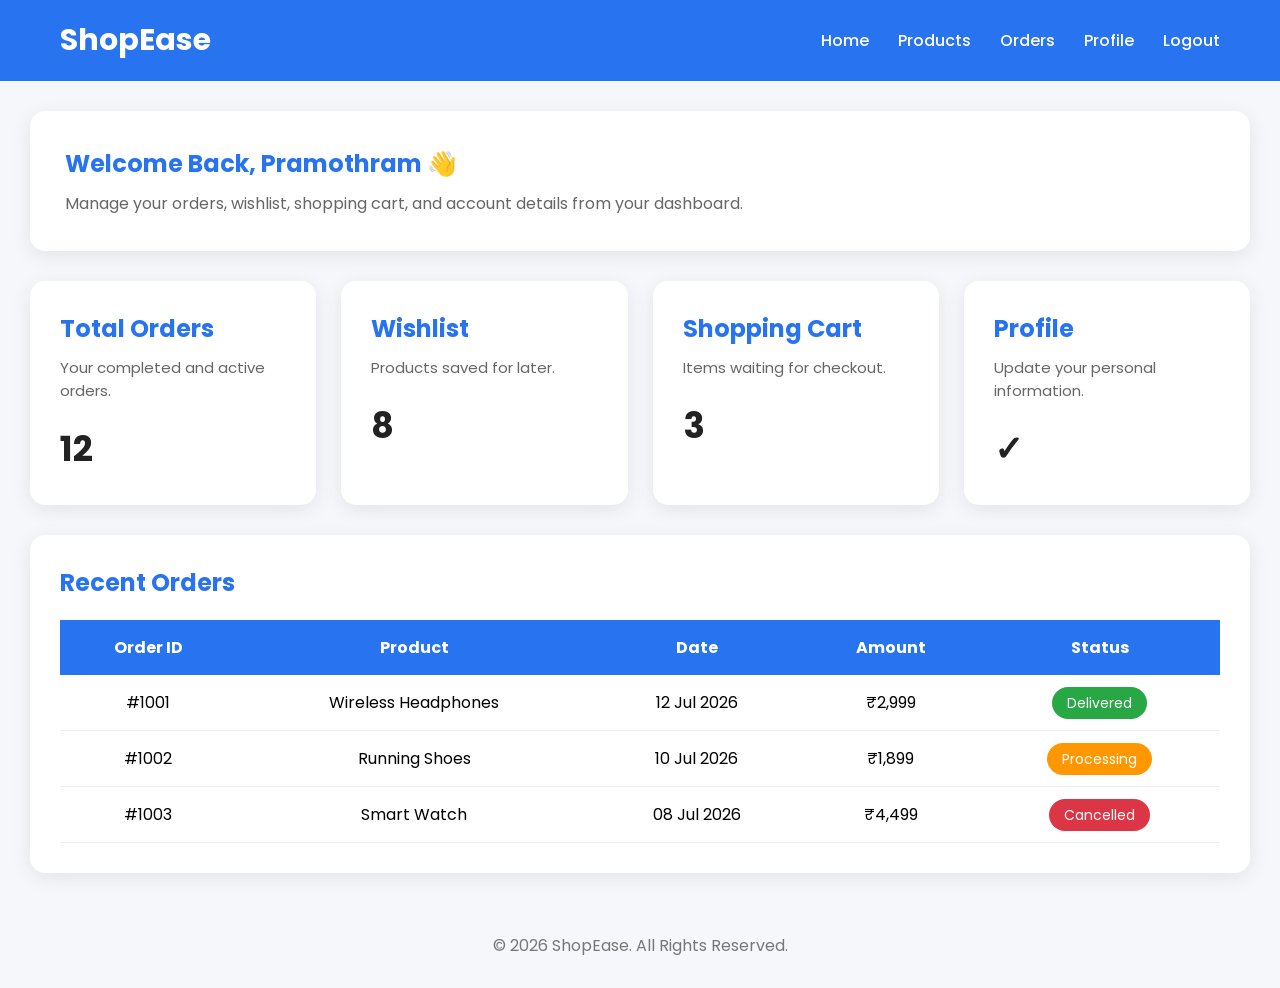
<file: templates/dashboard.html>
<!DOCTYPE html>
<html lang="en">
<head>
<meta charset="UTF-8">
<meta name="viewport" content="width=device-width, initial-scale=1.0">
<title>ShopEase | Dashboard</title>

<link href="https://fonts.googleapis.com/css2?family=Poppins:wght@300;400;500;600;700&display=swap" rel="stylesheet">

<style>
*{
    margin:0;
    padding:0;
    box-sizing:border-box;
    font-family:'Poppins',sans-serif;
}

body{
    background:#f5f7fb;
}

/* Header */

header{
    background:#2874f0;
    color:white;
    padding:18px 60px;
    display:flex;
    justify-content:space-between;
    align-items:center;
    position:sticky;
    top:0;
}

.logo{
    font-size:30px;
    font-weight:700;
}

nav a{
    color:white;
    text-decoration:none;
    margin-left:25px;
    font-weight:500;
}

nav a:hover{
    text-decoration:underline;
}

/* Hero */

.hero{
    background:white;
    margin:30px;
    padding:35px;
    border-radius:15px;
    box-shadow:0 5px 20px rgba(0,0,0,.08);
}

.hero h1{
    color:#2874f0;
    margin-bottom:10px;
}

.hero p{
    color:#666;
}

/* Cards */

.cards{
    display:grid;
    grid-template-columns:repeat(auto-fit,minmax(220px,1fr));
    gap:25px;
    margin:30px;
}

.card{
    background:white;
    padding:30px;
    border-radius:15px;
    box-shadow:0 5px 20px rgba(0,0,0,.08);
    transition:.3s;
}

.card:hover{
    transform:translateY(-6px);
}

.card h2{
    color:#2874f0;
    margin-bottom:10px;
}

.card p{
    color:#666;
    font-size:15px;
}

.number{
    font-size:35px;
    font-weight:bold;
    margin-top:20px;
    color:#222;
}

/* Orders */

.orders{
    margin:30px;
    background:white;
    padding:30px;
    border-radius:15px;
    box-shadow:0 5px 20px rgba(0,0,0,.08);
}

.orders h2{
    color:#2874f0;
    margin-bottom:20px;
}

table{
    width:100%;
    border-collapse:collapse;
}

table th{
    background:#2874f0;
    color:white;
    padding:15px;
}

table td{
    padding:15px;
    text-align:center;
    border-bottom:1px solid #eee;
}

.status{
    padding:6px 15px;
    border-radius:20px;
    color:white;
    font-size:14px;
}

.delivered{
    background:#28a745;
}

.processing{
    background:#ff9800;
}

.cancelled{
    background:#dc3545;
}

footer{
    text-align:center;
    padding:30px;
    color:#777;
}

@media(max-width:768px){

header{
    flex-direction:column;
}

nav{
    margin-top:15px;
}

nav a{
    display:inline-block;
    margin:10px;
}

table{
    display:block;
    overflow-x:auto;
}

}
</style>

</head>

<body>

<header>

<div class="logo">ShopEase</div>

<nav>
<a href="">Home</a>
<a href="#">Products</a>
<a href="#">Orders</a>
<a href="#">Profile</a>
<a href="#">Logout</a>
</nav>

</header>

<section class="hero">

<h1>Welcome Back, Pramothram 👋</h1>

<p>
Manage your orders, wishlist, shopping cart, and account details from your dashboard.
</p>

</section>

<section class="cards">

<div class="card">
<h2>Total Orders</h2>
<p>Your completed and active orders.</p>
<div class="number">12</div>
</div>

<div class="card">
<h2>Wishlist</h2>
<p>Products saved for later.</p>
<div class="number">8</div>
</div>

<div class="card">
<h2>Shopping Cart</h2>
<p>Items waiting for checkout.</p>
<div class="number">3</div>
</div>

<div class="card">
<h2>Profile</h2>
<p>Update your personal information.</p>
<div class="number">✓</div>
</div>

</section>

<section class="orders">

<h2>Recent Orders</h2>

<table>

<tr>
<th>Order ID</th>
<th>Product</th>
<th>Date</th>
<th>Amount</th>
<th>Status</th>
</tr>

<tr>
<td>#1001</td>
<td>Wireless Headphones</td>
<td>12 Jul 2026</td>
<td>₹2,999</td>
<td><span class="status delivered">Delivered</span></td>
</tr>

<tr>
<td>#1002</td>
<td>Running Shoes</td>
<td>10 Jul 2026</td>
<td>₹1,899</td>
<td><span class="status processing">Processing</span></td>
</tr>

<tr>
<td>#1003</td>
<td>Smart Watch</td>
<td>08 Jul 2026</td>
<td>₹4,499</td>
<td><span class="status cancelled">Cancelled</span></td>
</tr>

</table>

</section>

<footer>

© 2026 ShopEase. All Rights Reserved.

</footer>

</body>
</html>
</file>
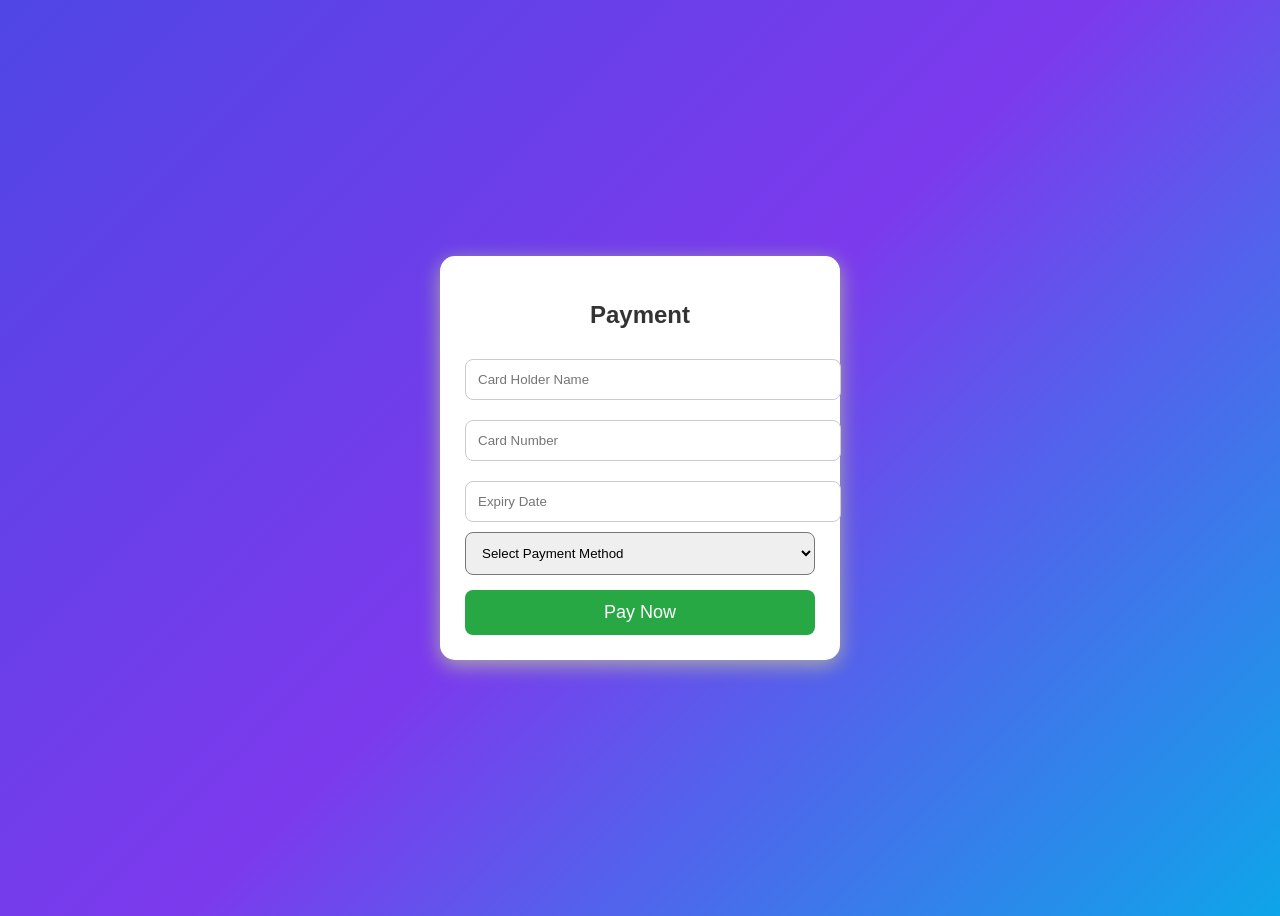
<file: templates/payment.html>
<!DOCTYPE html>
<html>
<head>
<title>Payment Page</title>

<style>
body {
    font-family: Arial, sans-serif;
    background: linear-gradient(135deg,#4f46e5,#7c3aed,#0ea5e9);
    display: flex;
    justify-content: center;
    align-items: center;
    height: 100vh;
}

.payment-box {
    background: white;
    width: 350px;
    padding: 25px;
    border-radius: 15px;
    box-shadow: 0 5px 20px #aaa;
}

h2 {
    text-align: center;
    color: #333;
}

input {
    width: 100%;
    padding: 12px;
    margin: 10px 0;
    border-radius: 8px;
    border: 1px solid #ccc;
}

select {
    width: 100%;
    padding: 12px;
    border-radius: 8px;
}

.pay-btn {
    width: 100%;
    padding: 12px;
    margin-top: 15px;
    background: #28a745;
    color: white;
    border: none;
    border-radius: 8px;
    font-size: 18px;
    cursor: pointer;
}

.pay-btn:hover {
    background: #218838;
}
</style>

</head>

<body>

<div class="payment-box">

<h2>Payment</h2>

<input type="text" placeholder="Card Holder Name">

<input type="number" placeholder="Card Number">

<input type="text" placeholder="Expiry Date">


<select>
    <option>Select Payment Method</option>
    <option>Credit Card</option>
    <option>Debit Card</option>
    <option>UPI</option>
    <option>Net Banking</option>
</select>

<button class="pay-btn" onclick="paymentSuccess()">
Pay Now
</button>

</div>


<script>
function paymentSuccess(){
    alert("Payment Successful!");
    window.location.href="index.html";
}
</script>

</body>
</html>
</file>
